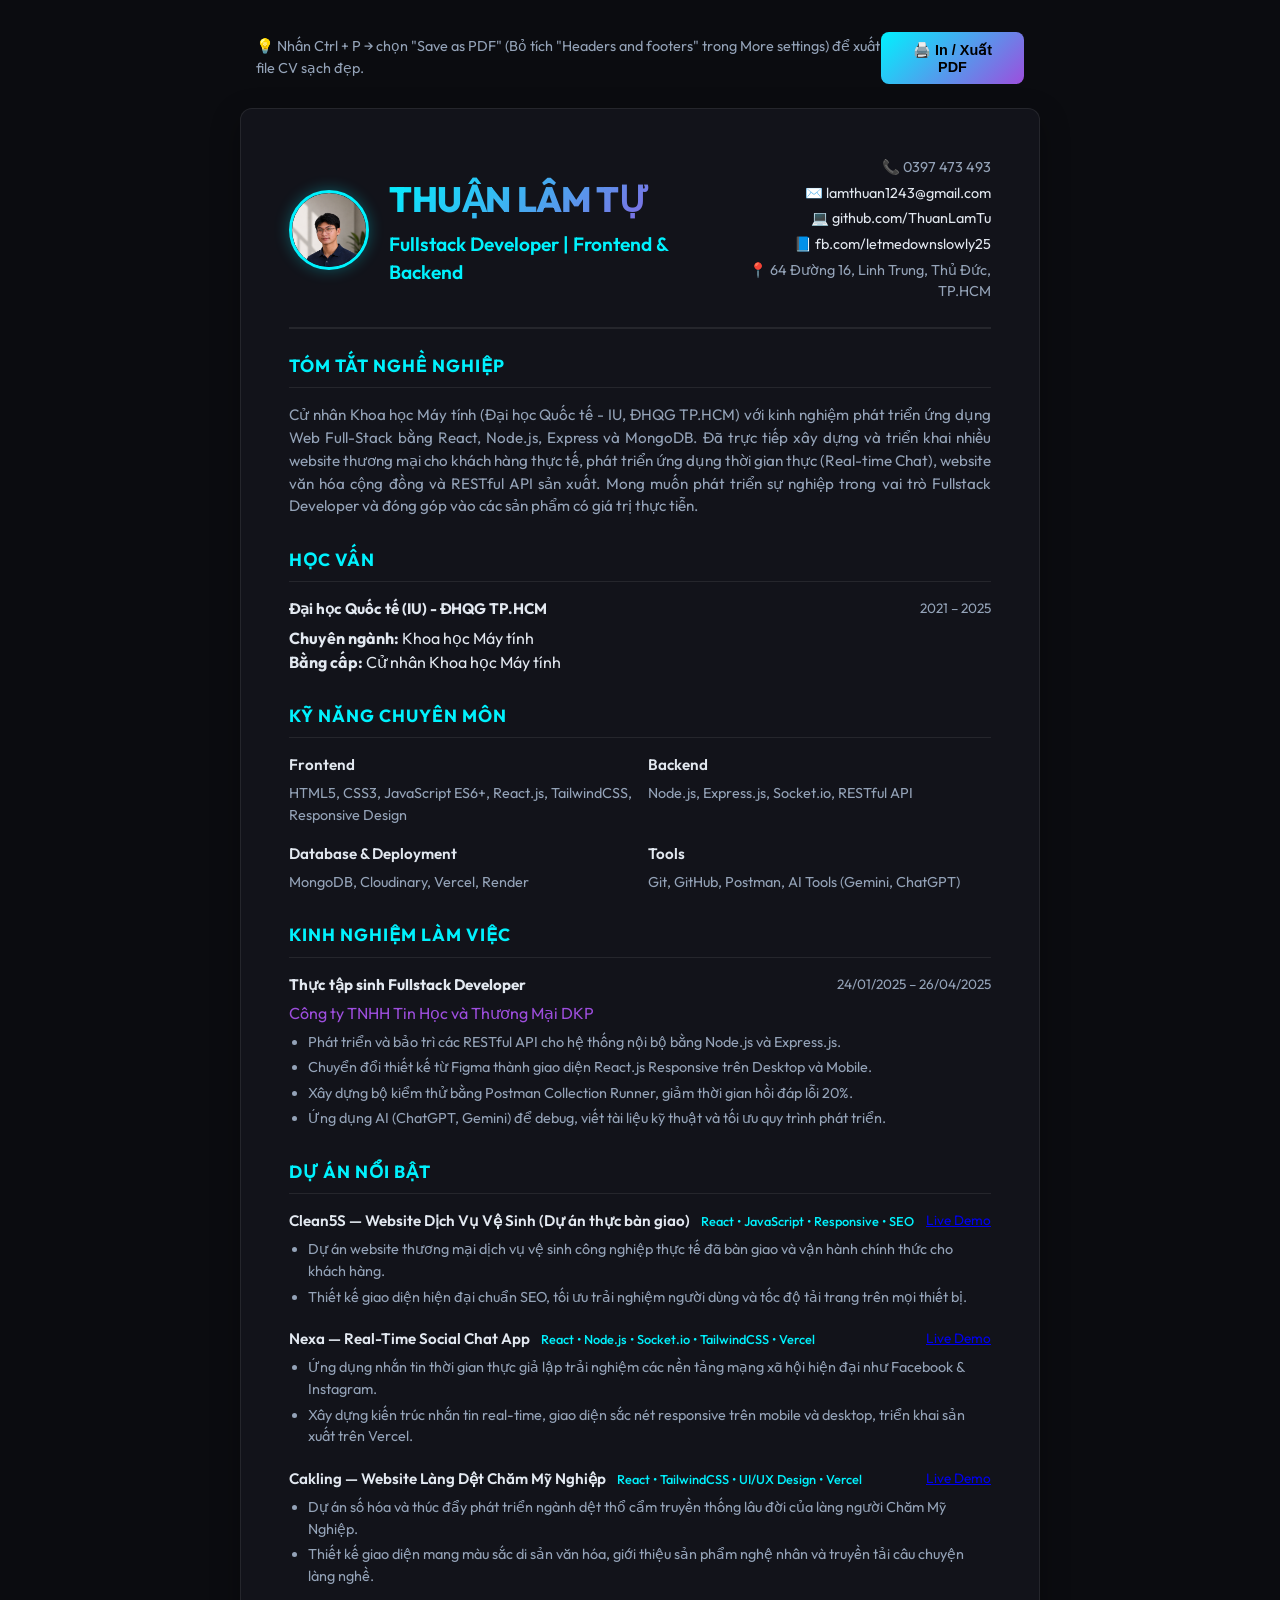
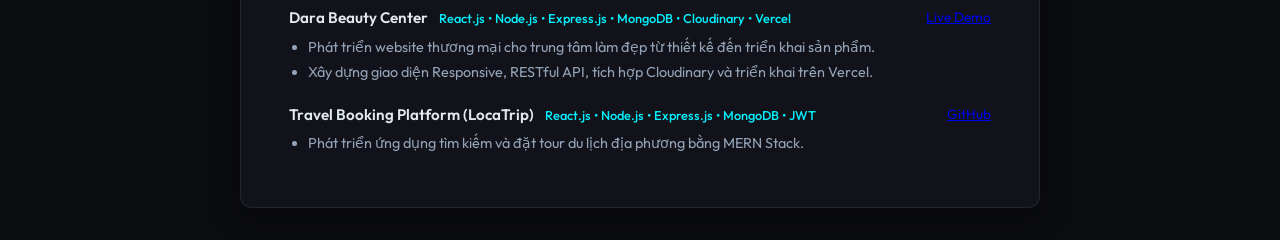
<file: cv.html>
<!doctype html>
<html lang="vi">
  <head>
    <meta charset="UTF-8" />
    <meta name="viewport" content="width=device-width, initial-scale=1.0" />
    <title>CV Thuận Lâm Tự — Full-Stack Developer</title>
    <!-- Google Fonts -->
    <link rel="preconnect" href="https://fonts.googleapis.com" />
    <link rel="preconnect" href="https://fonts.gstatic.com" crossorigin />
    <link
      href="https://fonts.googleapis.com/css2?family=Outfit:wght@300;400;500;600;700;800&display=swap"
      rel="stylesheet"
    />
    <!-- CV Styles -->
    <link rel="stylesheet" href="css/cv.css" />
    <!-- Auto-print when opened with ?print=true -->
    <script>
      if (new URLSearchParams(window.location.search).get('print') === 'true') {
        window.addEventListener('load', () => {
          // Small delay to ensure fonts/images load
          setTimeout(() => window.print(), 600);
        });
      }
    </script>
  </head>
  <body>
    <!-- Print Button Bar -->
    <div class="print-btn-container">
      <span class="print-instruction"
        >💡 Nhấn Ctrl + P → chọn "Save as PDF" (Bỏ tích "Headers and footers" trong More settings) để xuất file CV sạch đẹp.</span
      >
      <button class="btn-print" onclick="window.print()">
        🖨️ In / Xuất PDF
      </button>
    </div>

    <!-- CV Sheet -->
    <div class="cv-sheet">
      <!-- Header -->
      <header class="cv-header">
        <div class="header-left">
          <div class="cv-avatar">
            <img src="avatar.png" alt="Thuận Lâm Tự" />
          </div>
          <div class="header-title">
            <h1>THUẬN LÂM TỰ</h1>
            <h2>Fullstack Developer | Frontend &amp; Backend</h2>
          </div>
        </div>
        <div class="contact-info">
          <span>📞 0397 473 493</span>
          <span
            >✉️
            <a href="mailto:lamthuan1243@gmail.com"
              >lamthuan1243@gmail.com</a
            ></span
          >
          <span
            >💻
            <a href="https://github.com/ThuanLamTu" target="_blank"
              >github.com/ThuanLamTu</a
            ></span
          >
          <span
            >📘
            <a href="http://facebook.com/letmedownslowly25/" target="_blank"
              >fb.com/letmedownslowly25</a
            ></span
          >
          <span>📍 64 Đường 16, Linh Trung, Thủ Đức, TP.HCM</span>
        </div>
      </header>

      <!-- Summary -->
      <section class="cv-section">
        <h3 class="section-title">Tóm tắt nghề nghiệp</h3>
        <p class="summary-text">
          Cử nhân Khoa học Máy tính (Đại học Quốc tế - IU, ĐHQG TP.HCM) với kinh nghiệm phát triển ứng dụng Web Full-Stack bằng React, Node.js, Express và MongoDB.
          Đã trực tiếp xây dựng và triển khai nhiều website thương mại cho khách hàng thực tế, phát triển ứng dụng thời gian thực (Real-time Chat), website văn hóa cộng đồng và RESTful API sản xuất.
          Mong muốn phát triển sự nghiệp trong vai trò Fullstack Developer và đóng góp vào các sản phẩm có giá trị thực tiễn.
        </p>
      </section>

      <!-- Education -->
      <section class="cv-section">
        <h3 class="section-title">Học vấn</h3>
        <div class="timeline-entry">
          <div class="entry-header">
            <span
              ><strong
                >Đại học Quốc tế (IU) - ĐHQG TP.HCM</strong
              ></span
            >
            <span class="entry-date">2021 – 2025</span>
          </div>
          <div><strong>Chuyên ngành:</strong> Khoa học Máy tính</div>
          <div><strong>Bằng cấp:</strong> Cử nhân Khoa học Máy tính</div>
        </div>
      </section>

      <!-- Skills -->
      <section class="cv-section">
        <h3 class="section-title">Kỹ năng chuyên môn</h3>
        <div class="skills-grid">
          <div class="skill-group">
            <h4>Frontend</h4>
            <p>
              HTML5, CSS3, JavaScript ES6+, React.js, TailwindCSS, Responsive
              Design
            </p>
          </div>
          <div class="skill-group">
            <h4>Backend</h4>
            <p>Node.js, Express.js, Socket.io, RESTful API</p>
          </div>
          <div class="skill-group">
            <h4>Database &amp; Deployment</h4>
            <p>MongoDB, Cloudinary, Vercel, Render</p>
          </div>
          <div class="skill-group">
            <h4>Tools</h4>
            <p>Git, GitHub, Postman, AI Tools (Gemini, ChatGPT)</p>
          </div>
        </div>
      </section>

      <!-- Experience -->
      <section class="cv-section">
        <h3 class="section-title">Kinh nghiệm làm việc</h3>
        <div class="timeline-entry">
          <div class="entry-header">
            <span><strong>Thực tập sinh Fullstack Developer</strong></span>
            <span class="entry-date">24/01/2025 – 26/04/2025</span>
          </div>
          <div class="entry-company">
            Công ty TNHH Tin Học và Thương Mại DKP
          </div>
          <ul class="entry-details">
            <li>
              Phát triển và bảo trì các RESTful API cho hệ thống nội bộ bằng
              Node.js và Express.js.
            </li>
            <li>
              Chuyển đổi thiết kế từ Figma thành giao diện React.js Responsive
              trên Desktop và Mobile.
            </li>
            <li>
              Xây dựng bộ kiểm thử bằng Postman Collection Runner, giảm thời
              gian hồi đáp lỗi 20%.
            </li>
            <li>
              Ứng dụng AI (ChatGPT, Gemini) để debug, viết tài liệu kỹ thuật và
              tối ưu quy trình phát triển.
            </li>
          </ul>
        </div>
      </section>

      <!-- Projects -->
      <section class="cv-section">
        <h3 class="section-title">Dự án nổi bật</h3>

        <!-- Clean5S -->
        <div class="project-entry">
          <div class="entry-header">
            <span>
              Clean5S — Website Dịch Vụ Vệ Sinh (Dự án thực bàn giao)
              <span class="project-tech"
                >React • JavaScript • Responsive • SEO</span
              >
            </span>
            <span class="entry-date">
              <a href="https://www.clean5s.com/" target="_blank"
                >Live Demo</a
              >
            </span>
          </div>
          <ul class="entry-details">
            <li>
              Dự án website thương mại dịch vụ vệ sinh công nghiệp thực tế đã bàn giao và vận hành chính thức cho khách hàng.
            </li>
            <li>
              Thiết kế giao diện hiện đại chuẩn SEO, tối ưu trải nghiệm người dùng và tốc độ tải trang trên mọi thiết bị.
            </li>
          </ul>
        </div>

        <!-- Nexa Realtime Chat -->
        <div class="project-entry">
          <div class="entry-header">
            <span>
              Nexa — Real-Time Social Chat App
              <span class="project-tech"
                >React • Node.js • Socket.io • TailwindCSS • Vercel</span
              >
            </span>
            <span class="entry-date">
              <a href="https://nexa-lam-tu.vercel.app/" target="_blank"
                >Live Demo</a
              >
            </span>
          </div>
          <ul class="entry-details">
            <li>
              Ứng dụng nhắn tin thời gian thực giả lập trải nghiệm các nền tảng mạng xã hội hiện đại như Facebook &amp; Instagram.
            </li>
            <li>
              Xây dựng kiến trúc nhắn tin real-time, giao diện sắc nét responsive trên mobile và desktop, triển khai sản xuất trên Vercel.
            </li>
          </ul>
        </div>

        <!-- Cakling -->
        <div class="project-entry">
          <div class="entry-header">
            <span>
              Cakling — Website Làng Dệt Chăm Mỹ Nghiệp
              <span class="project-tech"
                >React • TailwindCSS • UI/UX Design • Vercel</span
              >
            </span>
            <span class="entry-date">
              <a href="https://cakling.vercel.app/#" target="_blank"
                >Live Demo</a
              >
            </span>
          </div>
          <ul class="entry-details">
            <li>
              Dự án số hóa và thúc đẩy phát triển ngành dệt thổ cẩm truyền thống lâu đời của làng người Chăm Mỹ Nghiệp.
            </li>
            <li>
              Thiết kế giao diện mang màu sắc di sản văn hóa, giới thiệu sản phẩm nghệ nhân và truyền tải câu chuyện làng nghề.
            </li>
          </ul>
        </div>

        <!-- Dara Beauty -->
        <div class="project-entry">
          <div class="entry-header">
            <span>
              Dara Beauty Center
              <span class="project-tech"
                >React.js • Node.js • Express.js • MongoDB • Cloudinary •
                Vercel</span
              >
            </span>
            <span class="entry-date">
              <a href="https://darabeautycenter.vercel.app/" target="_blank"
                >Live Demo</a
              >
            </span>
          </div>
          <ul class="entry-details">
            <li>
              Phát triển website thương mại cho trung tâm làm đẹp từ thiết kế đến triển khai sản phẩm.
            </li>
            <li>
              Xây dựng giao diện Responsive, RESTful API, tích hợp Cloudinary và triển khai trên Vercel.
            </li>
          </ul>
        </div>

        <!-- Travel Booking / LocaTrip -->
        <div class="project-entry">
          <div class="entry-header">
            <span>
              Travel Booking Platform (LocaTrip)
              <span class="project-tech"
                >React.js • Node.js • Express.js • MongoDB • JWT</span
              >
            </span>
            <span class="entry-date">
              <a href="https://github.com/ThuanLamTu/LocaTrip" target="_blank"
                >GitHub</a
              >
            </span>
          </div>
          <ul class="entry-details">
            <li>
              Phát triển ứng dụng tìm kiếm và đặt tour du lịch địa phương bằng MERN Stack.
            </li>
          </ul>
        </div>
      </section>
    </div>
    <!-- /.cv-sheet -->
  </body>
</html>
</file>
<file: css/cv.css>
/* ==========================================
   CV PAGE — WEB DISPLAY STYLES (DARK MODE)
   ========================================== */
:root {
  --bg-color: #0b0c10;
  --container-bg: #12131a;
  --border-color: rgba(255, 255, 255, 0.08);
  --text-color: #e2e8f0;
  --text-muted: #94a3b8;
  --accent-color: #00f2fe;
  --accent-purple: #9d4edd;
}

* { margin: 0; padding: 0; box-sizing: border-box; }

body {
  background-color: var(--bg-color);
  color: var(--text-color);
  font-family: "Outfit", sans-serif;
  line-height: 1.5;
  padding: 2rem 0;
}

/* ---- Print Button Bar ---- */
.print-btn-container {
  max-width: 800px;
  margin: 0 auto 1.5rem auto;
  display: flex;
  justify-content: space-between;
  align-items: center;
  padding: 0 1rem;
}
.print-instruction { color: var(--text-muted); font-size: 0.9rem; }
.btn-print {
  background: linear-gradient(135deg, var(--accent-color) 0%, var(--accent-purple) 100%);
  color: #000;
  border: none;
  padding: 0.6rem 1.5rem;
  font-size: 0.9rem;
  font-weight: 600;
  border-radius: 8px;
  cursor: pointer;
  transition: all 0.3s ease;
}
.btn-print:hover { transform: translateY(-2px); box-shadow: 0 4px 15px rgba(0, 242, 254, 0.4); }

/* ---- CV Sheet ---- */
.cv-sheet {
  background-color: var(--container-bg);
  border: 1px solid var(--border-color);
  border-radius: 12px;
  max-width: 800px;
  margin: 0 auto;
  padding: 3rem;
  box-shadow: 0 10px 30px rgba(0, 0, 0, 0.3);
}

/* ---- Header ---- */
.cv-header {
  border-bottom: 2px solid var(--border-color);
  padding-bottom: 1.5rem;
  margin-bottom: 1.5rem;
  display: flex;
  justify-content: space-between;
  align-items: center;
}
.header-left { display: flex; align-items: center; gap: 1.25rem; }
.cv-avatar {
  width: 80px; height: 80px;
  border-radius: 50%;
  overflow: hidden;
  border: 3px solid var(--accent-color);
  flex-shrink: 0;
  box-shadow: 0 0 15px rgba(0, 242, 254, 0.3);
}
.cv-avatar img { width: 100%; height: 100%; object-fit: cover; object-position: center top; border-radius: 50%; }

.header-title h1 {
  font-size: 2.2rem; font-weight: 800; letter-spacing: -0.5px; margin-bottom: 0.25rem;
  background: linear-gradient(135deg, var(--accent-color) 0%, var(--accent-purple) 100%);
  -webkit-background-clip: text; -webkit-text-fill-color: transparent;
}
.header-title h2 { font-size: 1.2rem; font-weight: 600; color: var(--accent-color); }

.contact-info { text-align: right; font-size: 0.9rem; color: var(--text-muted); display: flex; flex-direction: column; gap: 4px; }
.contact-info a { color: var(--text-color); text-decoration: none; }
.contact-info a:hover { color: var(--accent-color); }

/* ---- Sections ---- */
.cv-section { margin-bottom: 1.8rem; }
.cv-section:last-child { margin-bottom: 0; }

.section-title {
  font-size: 1.1rem; font-weight: 700; color: var(--accent-color);
  text-transform: uppercase; letter-spacing: 1px;
  border-bottom: 1px solid var(--border-color);
  padding-bottom: 0.5rem; margin-bottom: 1rem;
}
.summary-text { font-size: 0.95rem; color: var(--text-muted); text-align: justify; }

/* ---- Skills Grid ---- */
.skills-grid { display: grid; grid-template-columns: repeat(2, 1fr); gap: 1rem; }
.skill-group h4 { font-size: 0.95rem; font-weight: 600; color: var(--text-color); margin-bottom: 0.4rem; }
.skill-group p { font-size: 0.9rem; color: var(--text-muted); }

/* ---- Timeline Entries ---- */
.timeline-entry { margin-bottom: 1.25rem; }
.timeline-entry:last-child { margin-bottom: 0; }
.entry-header { display: flex; justify-content: space-between; font-weight: 600; font-size: 0.95rem; margin-bottom: 0.3rem; }
.entry-company { color: var(--accent-purple); }
.entry-date { color: var(--text-muted); font-size: 0.85rem; font-weight: 400; }
.entry-details { font-size: 0.9rem; color: var(--text-muted); margin-top: 0.4rem; padding-left: 1.2rem; }
.entry-details li { margin-bottom: 0.25rem; }

/* ---- Project Entries ---- */
.project-entry { margin-bottom: 1.25rem; }
.project-entry:last-child { margin-bottom: 0; }
.project-name { font-weight: 700; font-size: 1rem; }
.project-tech { font-size: 0.8rem; color: var(--accent-color); font-weight: 500; margin-left: 8px; }

@page {
  size: A4 portrait;
  margin: 0; /* Ép lề bằng 0 để triệt hạ hoàn toàn Header/Footer mặc định của trình duyệt */
}

@media print {
  html, body {
    background-color: #fff !important;
    color: #000 !important;
    padding: 0 !important;
    margin: 0 !important;
    width: 100% !important;
    font-size: 11pt;
  }
  .print-btn-container { display: none !important; }
  .cv-sheet {
    border: none !important;
    box-shadow: none !important;
    padding: 12mm 15mm !important;
    max-width: 100% !important;
    background-color: #fff !important;
  }
  .header-title h1 { background: none; -webkit-background-clip: initial; -webkit-text-fill-color: initial; color: #000; font-size: 24pt; }
  .header-title h2 { color: #333; font-size: 13pt; }
  .contact-info { color: #444; }
  .contact-info a { color: #000; }
  .section-title { color: #000; border-bottom: 1.5pt solid #000; font-size: 12pt; margin-bottom: 8pt; }
  .summary-text { color: #222; font-size: 10pt; }
  .skill-group h4 { color: #000; font-size: 10.5pt; }
  .skill-group p { color: #333; font-size: 9.5pt; }
  .entry-company { color: #000; font-weight: 700; }
  .entry-date { color: #444; }
  .entry-details { color: #222; font-size: 9.5pt; }
  .project-tech { color: #444; font-weight: 600; }
  .cv-header { border-bottom: 1.5pt solid #000; }
  a { text-decoration: none; color: #000; }
}
</file>
